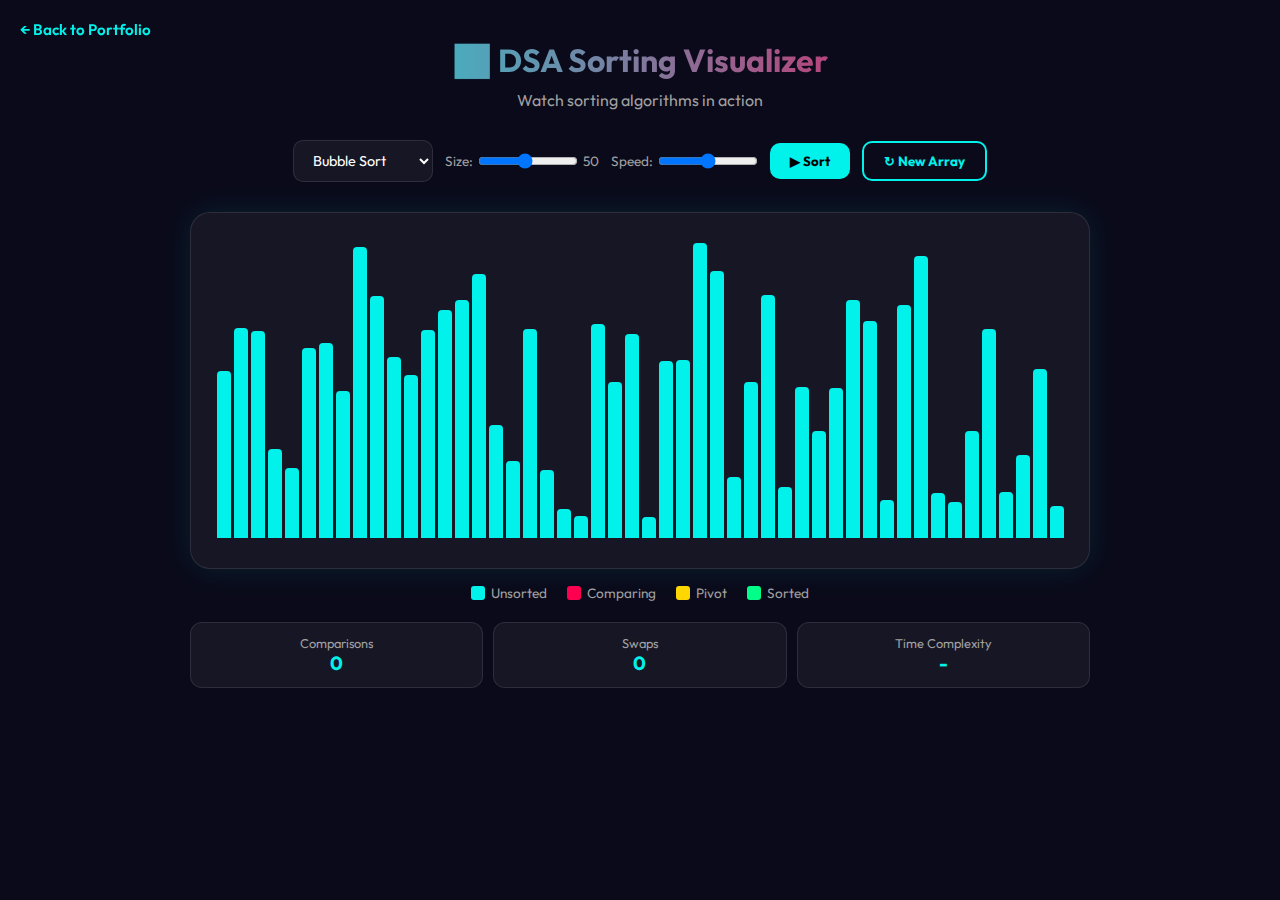
<file: projects/dsa-sorting-visualizer/index.html>
<!DOCTYPE html>
<html lang="en">
<head>
    <meta charset="UTF-8">
    <meta name="viewport" content="width=device-width, initial-scale=1.0">
    <title>DSA Sorting Visualizer | Harsh Rathod</title>
    <link rel="preconnect" href="https://fonts.googleapis.com">
    <link href="https://fonts.googleapis.com/css2?family=Outfit:wght@300;400;600;700&display=swap" rel="stylesheet">
    <link rel="stylesheet" href="style.css">
</head>
<body>
    <a href="https://harsh-rathod.netlify.app/" class="back-link">&larr; Back to Portfolio</a>
    <div class="container">
        <h1>📊 DSA Sorting Visualizer</h1>
        <p class="subtitle">Watch sorting algorithms in action</p>

        <div class="controls">
            <select id="algorithm">
                <option value="bubble">Bubble Sort</option>
                <option value="selection">Selection Sort</option>
                <option value="insertion">Insertion Sort</option>
                <option value="merge">Merge Sort</option>
                <option value="quick">Quick Sort</option>
            </select>
            <label class="slider-label">Size:
                <input type="range" id="sizeSlider" min="10" max="100" value="50">
                <span id="sizeLabel">50</span>
            </label>
            <label class="slider-label">Speed:
                <input type="range" id="speedSlider" min="1" max="100" value="50">
            </label>
            <button onclick="startSort()" id="startBtn">▶ Sort</button>
            <button class="reset" onclick="generateArray()">↻ New Array</button>
        </div>

        <div class="visualizer" id="visualizer"></div>

        <div class="legend">
            <div class="legend-item"><div class="legend-color unsorted"></div> Unsorted</div>
            <div class="legend-item"><div class="legend-color comparing"></div> Comparing</div>
            <div class="legend-item"><div class="legend-color pivot"></div> Pivot</div>
            <div class="legend-item"><div class="legend-color sorted"></div> Sorted</div>
        </div>

        <div class="info">
            <div class="info-item">
                <p class="info-label">Comparisons</p>
                <p class="info-value" id="comparisons">0</p>
            </div>
            <div class="info-item">
                <p class="info-label">Swaps</p>
                <p class="info-value" id="swaps">0</p>
            </div>
            <div class="info-item">
                <p class="info-label">Time Complexity</p>
                <p class="info-value" id="timeComplexity">-</p>
            </div>
        </div>
    </div>

    <script src="script.js"></script>
</body>
</html>
</file>
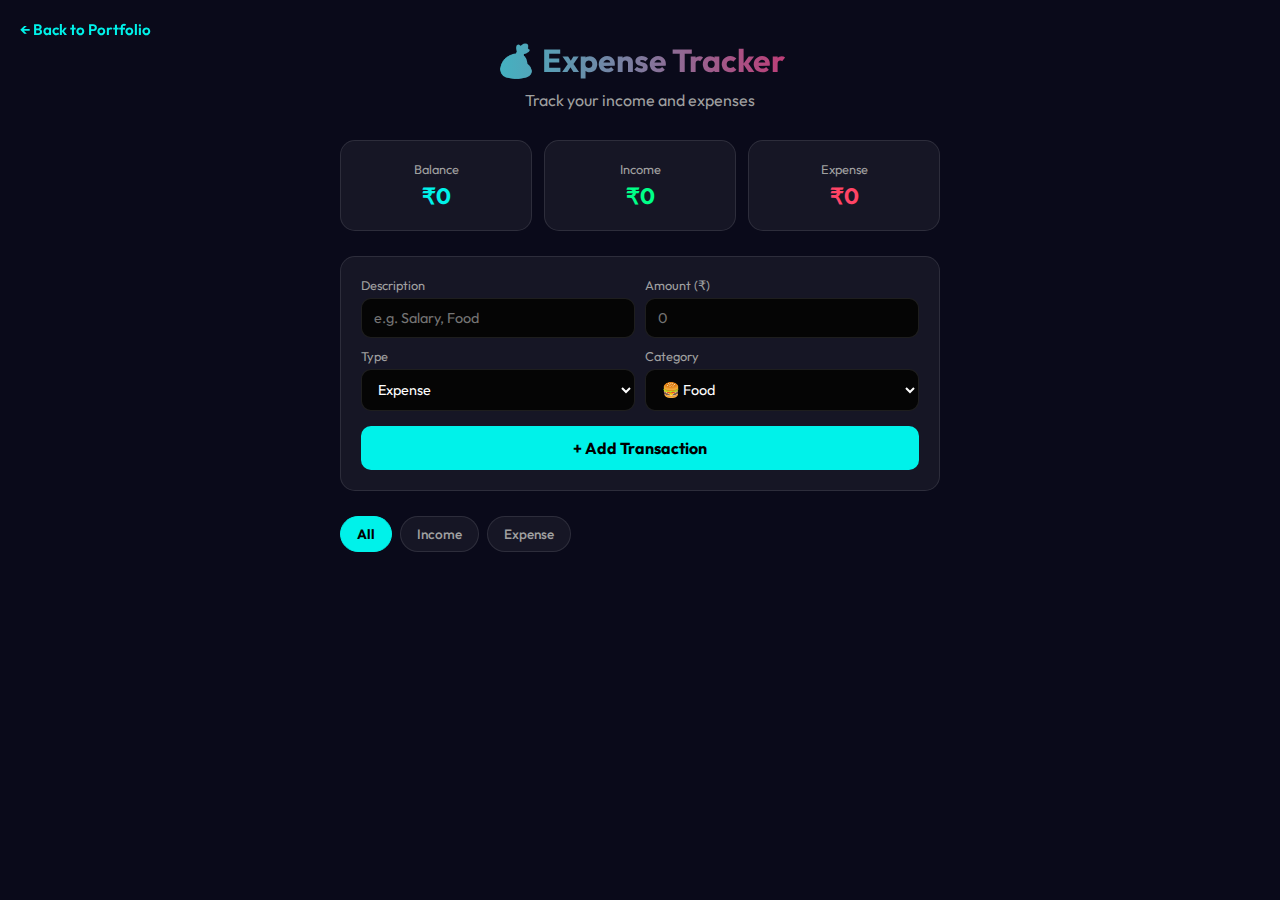
<file: projects/expense-tracker/index.html>
<!DOCTYPE html>
<html lang="en">
<head>
    <meta charset="UTF-8">
    <meta name="viewport" content="width=device-width, initial-scale=1.0">
    <title>Expense Tracker | Harsh Rathod</title>
    <link rel="preconnect" href="https://fonts.googleapis.com">
    <link href="https://fonts.googleapis.com/css2?family=Outfit:wght@300;400;600;700&display=swap" rel="stylesheet">
    <link rel="stylesheet" href="style.css">
</head>
<body>
    <a href="https://harsh-rathod.netlify.app/" class="back-link">&larr; Back to Portfolio</a>
    <div class="container">
        <h1>💰 Expense Tracker</h1>
        <p class="subtitle">Track your income and expenses</p>

        <!-- Summary -->
        <div class="summary">
            <div class="summary-card">
                <p class="summary-label">Balance</p>
                <p class="summary-value balance" id="balance">₹0</p>
            </div>
            <div class="summary-card">
                <p class="summary-label">Income</p>
                <p class="summary-value income" id="totalIncome">₹0</p>
            </div>
            <div class="summary-card">
                <p class="summary-label">Expense</p>
                <p class="summary-value expense" id="totalExpense">₹0</p>
            </div>
        </div>

        <!-- Add Transaction Form -->
        <div class="add-form">
            <div class="form-row">
                <div class="form-group">
                    <label>Description</label>
                    <input type="text" id="desc" placeholder="e.g. Salary, Food">
                </div>
                <div class="form-group">
                    <label>Amount (₹)</label>
                    <input type="number" id="amount" placeholder="0" min="0">
                </div>
            </div>
            <div class="form-row" style="margin-top: 10px;">
                <div class="form-group">
                    <label>Type</label>
                    <select id="type">
                        <option value="expense">Expense</option>
                        <option value="income">Income</option>
                    </select>
                </div>
                <div class="form-group">
                    <label>Category</label>
                    <select id="category">
                        <option value="food">🍔 Food</option>
                        <option value="transport">🚗 Transport</option>
                        <option value="shopping">🛒 Shopping</option>
                        <option value="bills">📱 Bills</option>
                        <option value="entertainment">🎮 Entertainment</option>
                        <option value="health">💊 Health</option>
                        <option value="education">📚 Education</option>
                        <option value="salary">💼 Salary</option>
                        <option value="freelance">💻 Freelance</option>
                        <option value="other">📦 Other</option>
                    </select>
                </div>
            </div>
            <button class="add-btn" onclick="addTransaction()">+ Add Transaction</button>
        </div>

        <!-- Filter -->
        <div class="filter-bar">
            <button class="filter-btn active" onclick="setFilter('all', this)">All</button>
            <button class="filter-btn" onclick="setFilter('income', this)">Income</button>
            <button class="filter-btn" onclick="setFilter('expense', this)">Expense</button>
        </div>

        <!-- Transactions -->
        <div class="transactions" id="transactionsList"></div>
    </div>

    <script src="script.js"></script>
</body>
</html>
</file>
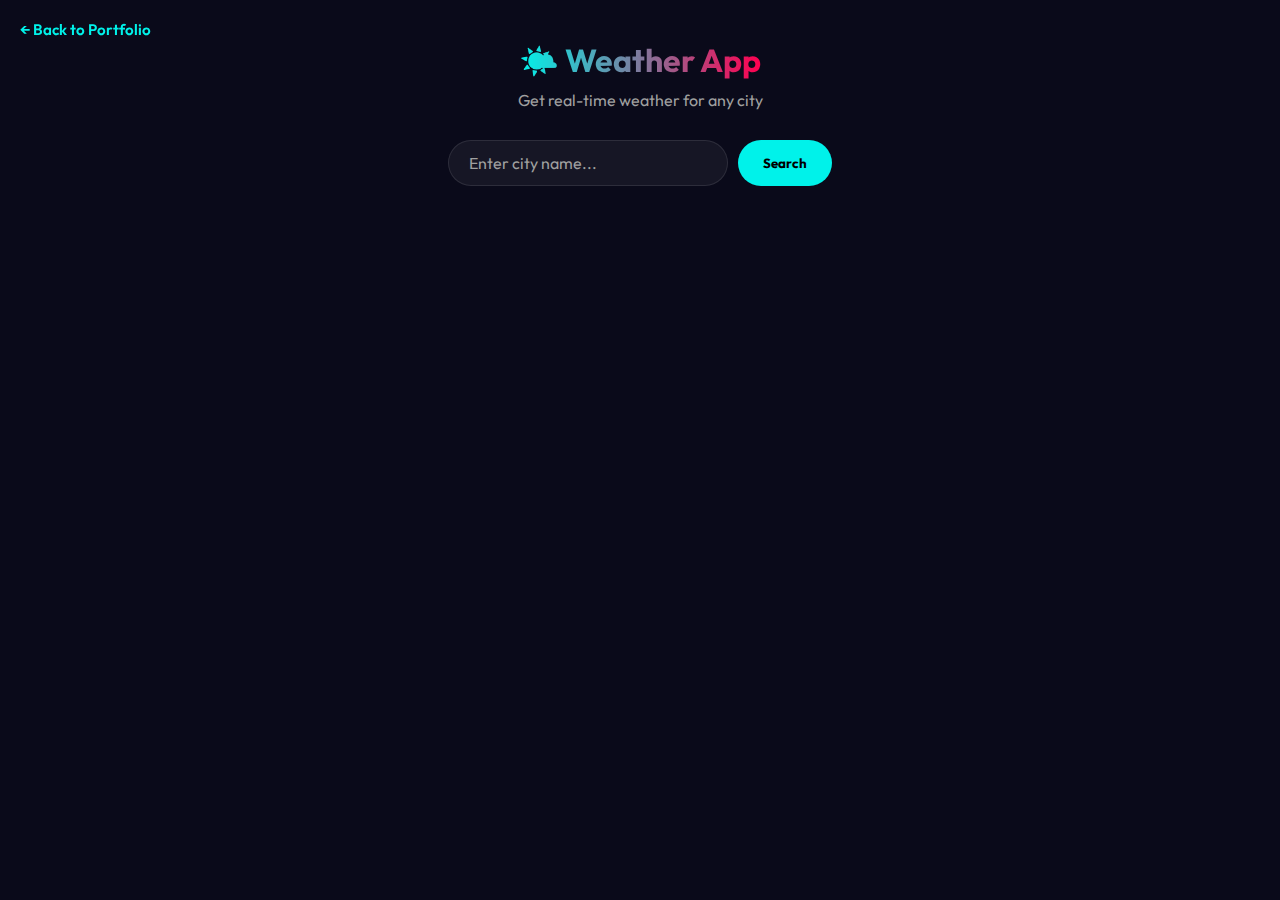
<file: projects/weather-app/index.html>
<!DOCTYPE html>
<html lang="en">
<head>
    <meta charset="UTF-8">
    <meta name="viewport" content="width=device-width, initial-scale=1.0">
    <title>Weather App | Harsh Rathod</title>
    <link rel="preconnect" href="https://fonts.googleapis.com">
    <link href="https://fonts.googleapis.com/css2?family=Outfit:wght@300;400;600;700&display=swap" rel="stylesheet">
    <link rel="stylesheet" href="style.css">
</head>
<body>
    <a href="https://harsh-rathod.netlify.app/" class="back-link">&larr; Back to Portfolio</a>
    <h1>🌤️ Weather App</h1>
    <p class="subtitle">Get real-time weather for any city</p>

    <div class="search-box">
        <input type="text" id="cityInput" placeholder="Enter city name..." onkeypress="if(event.key==='Enter')getWeather()">
        <button onclick="getWeather()">Search</button>
    </div>

    <div class="loading" id="loading">Loading...</div>
    <div class="error" id="error"></div>

    <div class="weather-card" id="weatherCard">
        <p class="city-name" id="cityName"></p>
        <div class="weather-icon" id="weatherIcon"></div>
        <p class="temperature" id="temperature"></p>
        <p class="description" id="description"></p>
        <div class="details">
            <div class="detail-item">
                <p class="detail-label">Feels Like</p>
                <p class="detail-value" id="feelsLike"></p>
            </div>
            <div class="detail-item">
                <p class="detail-label">Humidity</p>
                <p class="detail-value" id="humidity"></p>
            </div>
            <div class="detail-item">
                <p class="detail-label">Wind Speed</p>
                <p class="detail-value" id="wind"></p>
            </div>
            <div class="detail-item">
                <p class="detail-label">Pressure</p>
                <p class="detail-value" id="pressure"></p>
            </div>
        </div>
    </div>

    <script src="script.js"></script>
</body>
</html>
</file>
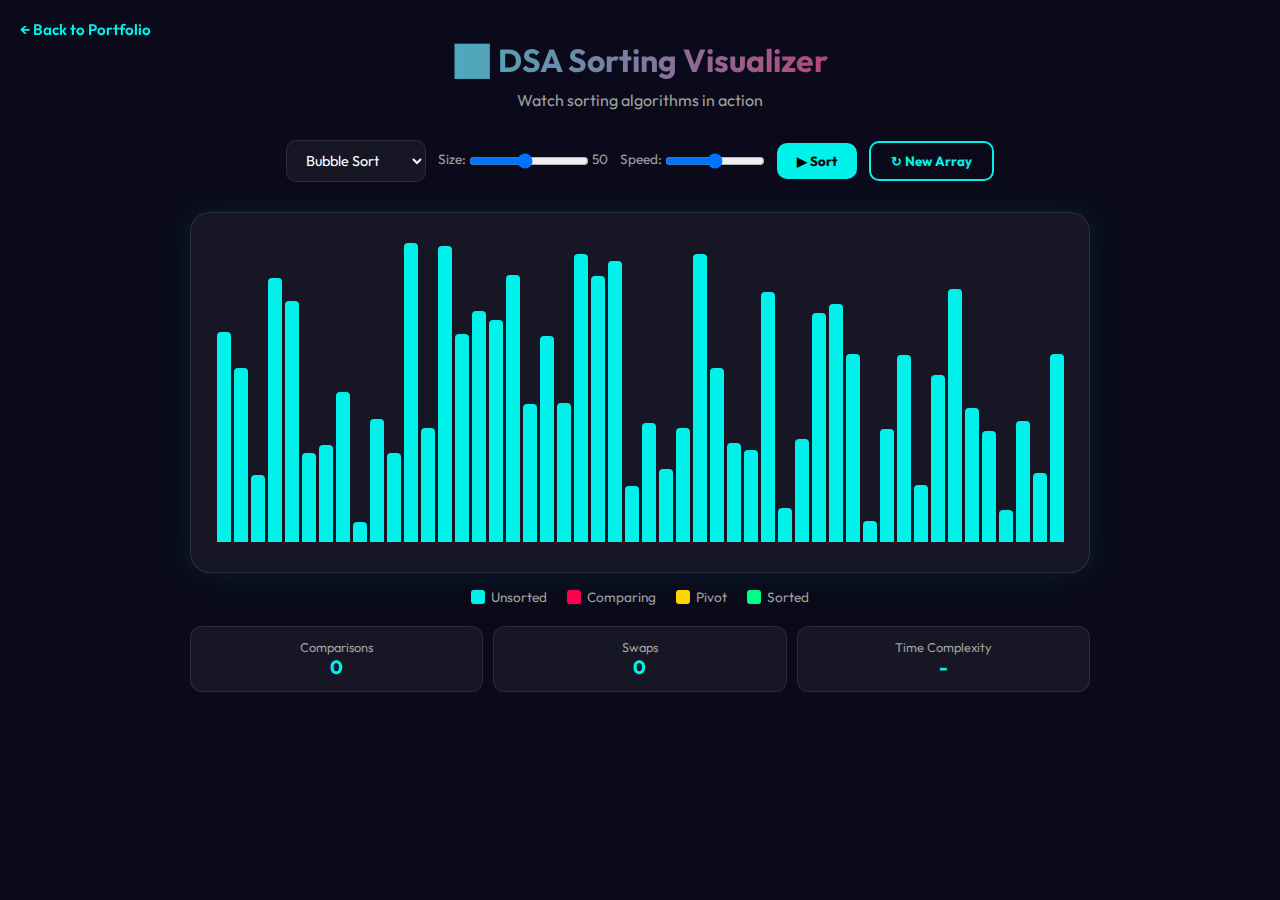
<file: projects/dsa-visualizer.html>
<!DOCTYPE html>
<html lang="en">
<head>
    <meta charset="UTF-8">
    <meta name="viewport" content="width=device-width, initial-scale=1.0">
    <title>DSA Visualizer | Harsh Rathod</title>
    <link href="https://fonts.googleapis.com/css2?family=Outfit:wght@300;400;600;700&display=swap" rel="stylesheet">
    <style>
        :root {
            --primary: #00f2ea;
            --secondary: #ff0050;
            --bg-dark: #050505;
            --glass-bg: rgba(255,255,255,0.05);
            --glass-border: rgba(255,255,255,0.1);
            --text-main: #fff;
            --text-muted: #a0a0a0;
        }
        * { margin:0; padding:0; box-sizing:border-box; font-family:'Outfit',sans-serif; }
        body { background:#0a0a1a; color:var(--text-main); min-height:100vh; padding:40px 20px; }
        .container { max-width:900px; margin:0 auto; }
        h1 { font-size:2rem; text-align:center; margin-bottom:10px; background:linear-gradient(to right,var(--primary),var(--secondary)); -webkit-background-clip:text; background-clip:text; -webkit-text-fill-color:transparent; }
        .subtitle { text-align:center; color:var(--text-muted); margin-bottom:30px; }
        .controls { display:flex; flex-wrap:wrap; gap:12px; justify-content:center; margin-bottom:30px; align-items:center; }
        .controls select, .controls input { background:var(--glass-bg); border:1px solid var(--glass-border); border-radius:10px; padding:10px 15px; color:#fff; font-size:0.9rem; outline:none; }
        .controls select:focus, .controls input:focus { border-color:var(--primary); }
        .controls button { background:var(--primary); color:#000; border:none; border-radius:10px; padding:10px 20px; font-weight:700; cursor:pointer; transition:all 0.3s; }
        .controls button:hover { background:var(--secondary); color:#fff; }
        .controls button:disabled { opacity:0.4; cursor:not-allowed; }
        .controls button.reset { background:transparent; border:2px solid var(--primary); color:var(--primary); }
        .controls button.reset:hover { background:var(--primary); color:#000; }
        .visualizer { background:var(--glass-bg); border:1px solid var(--glass-border); border-radius:20px; padding:30px 20px; min-height:350px; display:flex; align-items:flex-end; justify-content:center; gap:3px; box-shadow:0 0 30px rgba(0,242,234,0.1); }
        .bar { background:var(--primary); border-radius:4px 4px 0 0; transition:height 0.1s ease; min-width:4px; position:relative; }
        .bar.comparing { background:var(--secondary); }
        .bar.sorted { background:#00ff88; }
        .bar.pivot { background:#ffd700; }
        .info { display:flex; justify-content:space-between; margin-top:20px; flex-wrap:wrap; gap:10px; }
        .info-item { background:var(--glass-bg); border:1px solid var(--glass-border); border-radius:12px; padding:12px 20px; flex:1; min-width:120px; text-align:center; }
        .info-label { font-size:0.8rem; color:var(--text-muted); }
        .info-value { font-size:1.2rem; font-weight:700; color:var(--primary); }
        .legend { display:flex; gap:20px; justify-content:center; margin-top:15px; flex-wrap:wrap; }
        .legend-item { display:flex; align-items:center; gap:6px; font-size:0.85rem; color:var(--text-muted); }
        .legend-color { width:14px; height:14px; border-radius:3px; }
        .back-link { position:fixed; top:20px; left:20px; color:var(--primary); text-decoration:none; font-weight:600; font-size:0.95rem; z-index:10; }
        .back-link:hover { color:var(--secondary); }
        @media(max-width:600px) { .visualizer { padding:20px 10px; min-height:250px; } }
    </style>
</head>
<body>
    <a href="../index.html" class="back-link">&larr; Back to Portfolio</a>
    <div class="container">
        <h1>📊 DSA Sorting Visualizer</h1>
        <p class="subtitle">Watch sorting algorithms in action</p>

        <div class="controls">
            <select id="algorithm">
                <option value="bubble">Bubble Sort</option>
                <option value="selection">Selection Sort</option>
                <option value="insertion">Insertion Sort</option>
                <option value="merge">Merge Sort</option>
                <option value="quick">Quick Sort</option>
            </select>
            <label style="color:var(--text-muted);font-size:0.85rem;">Size:
                <input type="range" id="sizeSlider" min="10" max="100" value="50" style="width:120px;vertical-align:middle;">
                <span id="sizeLabel">50</span>
            </label>
            <label style="color:var(--text-muted);font-size:0.85rem;">Speed:
                <input type="range" id="speedSlider" min="1" max="100" value="50" style="width:100px;vertical-align:middle;">
            </label>
            <button onclick="startSort()" id="startBtn">▶ Sort</button>
            <button class="reset" onclick="generateArray()">↻ New Array</button>
        </div>

        <div class="visualizer" id="visualizer"></div>

        <div class="legend">
            <div class="legend-item"><div class="legend-color" style="background:var(--primary)"></div> Unsorted</div>
            <div class="legend-item"><div class="legend-color" style="background:var(--secondary)"></div> Comparing</div>
            <div class="legend-item"><div class="legend-color" style="background:#ffd700"></div> Pivot</div>
            <div class="legend-item"><div class="legend-color" style="background:#00ff88"></div> Sorted</div>
        </div>

        <div class="info">
            <div class="info-item">
                <p class="info-label">Comparisons</p>
                <p class="info-value" id="comparisons">0</p>
            </div>
            <div class="info-item">
                <p class="info-label">Swaps</p>
                <p class="info-value" id="swaps">0</p>
            </div>
            <div class="info-item">
                <p class="info-label">Time Complexity</p>
                <p class="info-value" id="timeComplexity">-</p>
            </div>
        </div>
    </div>

    <script>
        let array = [];
        let sorting = false;
        let comparisons = 0;
        let swapCount = 0;

        const complexities = {
            bubble: 'O(n²)', selection: 'O(n²)', insertion: 'O(n²)',
            merge: 'O(n log n)', quick: 'O(n log n)'
        };

        const sizeSlider = document.getElementById('sizeSlider');
        const sizeLabel = document.getElementById('sizeLabel');
        sizeSlider.addEventListener('input', () => { sizeLabel.textContent = sizeSlider.value; if(!sorting) generateArray(); });

        function getDelay() { return Math.max(1, 101 - document.getElementById('speedSlider').value); }

        function generateArray() {
            if (sorting) return;
            const size = parseInt(sizeSlider.value);
            array = Array.from({length: size}, () => Math.floor(Math.random() * 280) + 20);
            comparisons = 0; swapCount = 0;
            document.getElementById('comparisons').textContent = '0';
            document.getElementById('swaps').textContent = '0';
            document.getElementById('timeComplexity').textContent = '-';
            renderBars();
        }

        function renderBars(highlights = {}) {
            const viz = document.getElementById('visualizer');
            const barWidth = Math.max(4, Math.floor((viz.clientWidth - 40) / array.length) - 3);
            viz.innerHTML = array.map((val, i) => {
                let cls = 'bar';
                if (highlights.sorted && highlights.sorted.includes(i)) cls += ' sorted';
                else if (highlights.comparing && highlights.comparing.includes(i)) cls += ' comparing';
                else if (highlights.pivot === i) cls += ' pivot';
                return `<div class="${cls}" style="height:${val}px;width:${barWidth}px"></div>`;
            }).join('');
        }

        function sleep(ms) { return new Promise(r => setTimeout(r, ms)); }

        function updateStats() {
            document.getElementById('comparisons').textContent = comparisons;
            document.getElementById('swaps').textContent = swapCount;
        }

        async function startSort() {
            if (sorting) return;
            sorting = true;
            comparisons = 0; swapCount = 0;
            const algo = document.getElementById('algorithm').value;
            document.getElementById('timeComplexity').textContent = complexities[algo];
            document.getElementById('startBtn').disabled = true;

            switch(algo) {
                case 'bubble': await bubbleSort(); break;
                case 'selection': await selectionSort(); break;
                case 'insertion': await insertionSort(); break;
                case 'merge': await mergeSortWrapper(); break;
                case 'quick': await quickSortWrapper(); break;
            }

            // Final sweep
            for (let i = 0; i < array.length; i++) {
                renderBars({sorted: Array.from({length: i+1}, (_,k) => k)});
                await sleep(10);
            }

            sorting = false;
            document.getElementById('startBtn').disabled = false;
        }

        async function bubbleSort() {
            const n = array.length;
            for (let i = 0; i < n-1; i++) {
                for (let j = 0; j < n-i-1; j++) {
                    comparisons++;
                    renderBars({comparing: [j, j+1], sorted: Array.from({length: i}, (_,k) => n-1-k)});
                    updateStats();
                    await sleep(getDelay());
                    if (array[j] > array[j+1]) {
                        [array[j], array[j+1]] = [array[j+1], array[j]];
                        swapCount++;
                        updateStats();
                    }
                }
            }
        }

        async function selectionSort() {
            const n = array.length;
            for (let i = 0; i < n-1; i++) {
                let minIdx = i;
                for (let j = i+1; j < n; j++) {
                    comparisons++;
                    renderBars({comparing: [minIdx, j], sorted: Array.from({length: i}, (_,k) => k)});
                    updateStats();
                    await sleep(getDelay());
                    if (array[j] < array[minIdx]) minIdx = j;
                }
                if (minIdx !== i) {
                    [array[i], array[minIdx]] = [array[minIdx], array[i]];
                    swapCount++;
                    updateStats();
                }
            }
        }

        async function insertionSort() {
            const n = array.length;
            for (let i = 1; i < n; i++) {
                let key = array[i], j = i - 1;
                while (j >= 0 && array[j] > key) {
                    comparisons++;
                    renderBars({comparing: [j, j+1], sorted: Array.from({length: 0})});
                    updateStats();
                    await sleep(getDelay());
                    array[j+1] = array[j];
                    swapCount++;
                    j--;
                }
                comparisons++;
                array[j+1] = key;
                updateStats();
            }
        }

        async function mergeSortWrapper() {
            await mergeSort(0, array.length - 1);
        }

        async function mergeSort(l, r) {
            if (l >= r) return;
            const mid = Math.floor((l + r) / 2);
            await mergeSort(l, mid);
            await mergeSort(mid + 1, r);
            await merge(l, mid, r);
        }

        async function merge(l, mid, r) {
            let left = array.slice(l, mid + 1);
            let right = array.slice(mid + 1, r + 1);
            let i = 0, j = 0, k = l;
            while (i < left.length && j < right.length) {
                comparisons++;
                renderBars({comparing: [l + i, mid + 1 + j]});
                updateStats();
                await sleep(getDelay());
                if (left[i] <= right[j]) { array[k++] = left[i++]; }
                else { array[k++] = right[j++]; swapCount++; }
            }
            while (i < left.length) { array[k++] = left[i++]; await sleep(getDelay()); renderBars({}); }
            while (j < right.length) { array[k++] = right[j++]; await sleep(getDelay()); renderBars({}); }
        }

        async function quickSortWrapper() {
            await quickSort(0, array.length - 1);
        }

        async function quickSort(low, high) {
            if (low < high) {
                let pi = await partition(low, high);
                await quickSort(low, pi - 1);
                await quickSort(pi + 1, high);
            }
        }

        async function partition(low, high) {
            let pivot = array[high];
            let i = low - 1;
            for (let j = low; j < high; j++) {
                comparisons++;
                renderBars({comparing: [j], pivot: high});
                updateStats();
                await sleep(getDelay());
                if (array[j] < pivot) {
                    i++;
                    [array[i], array[j]] = [array[j], array[i]];
                    swapCount++;
                    updateStats();
                }
            }
            [array[i+1], array[high]] = [array[high], array[i+1]];
            swapCount++;
            updateStats();
            return i + 1;
        }

        generateArray();
    </script>
</body>
</html>
</file>
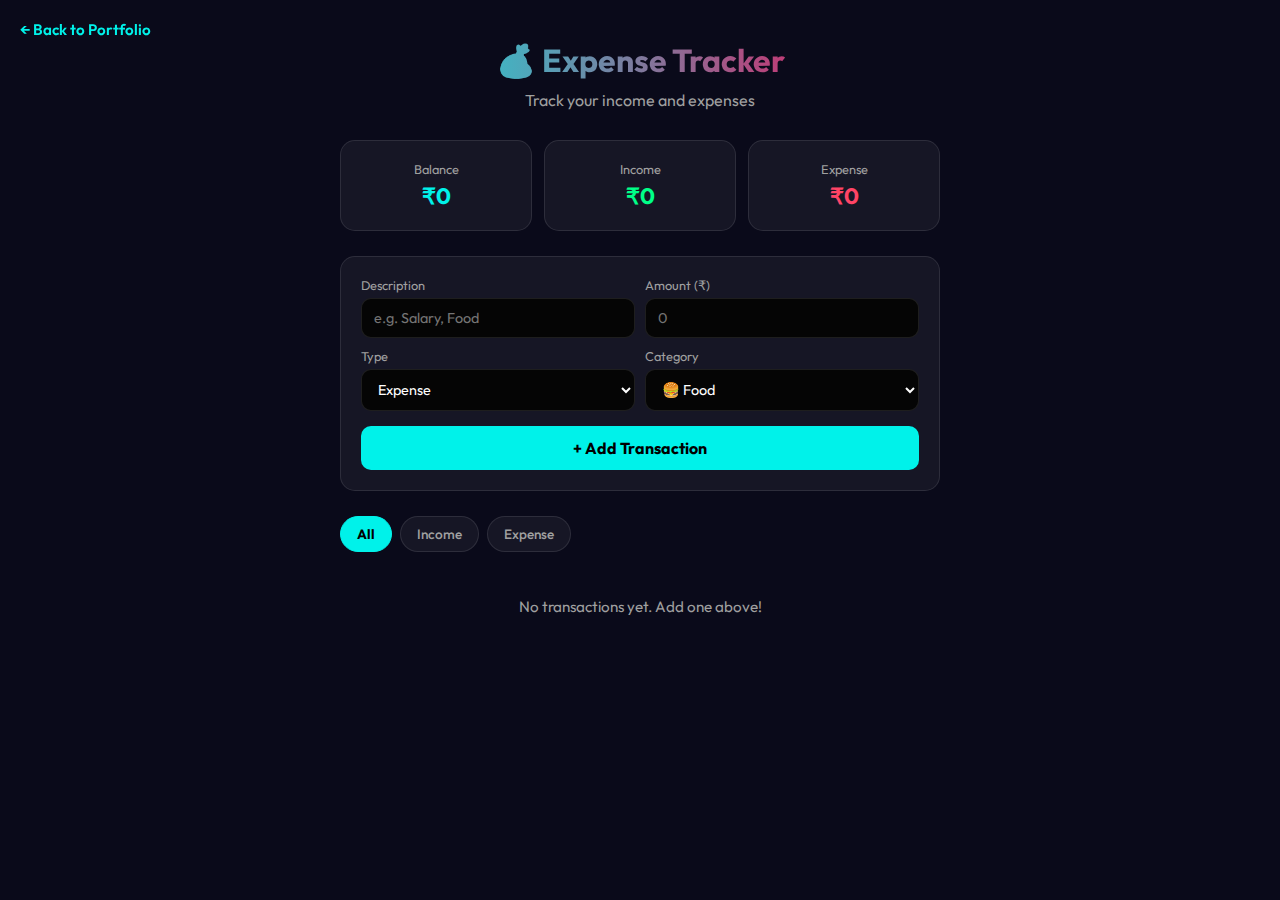
<file: projects/expense-tracker.html>
<!DOCTYPE html>
<html lang="en">
<head>
    <meta charset="UTF-8">
    <meta name="viewport" content="width=device-width, initial-scale=1.0">
    <title>Expense Tracker | Harsh Rathod</title>
    <link href="https://fonts.googleapis.com/css2?family=Outfit:wght@300;400;600;700&display=swap" rel="stylesheet">
    <style>
        :root {
            --primary: #00f2ea;
            --secondary: #ff0050;
            --bg-dark: #050505;
            --glass-bg: rgba(255,255,255,0.05);
            --glass-border: rgba(255,255,255,0.1);
            --text-main: #fff;
            --text-muted: #a0a0a0;
            --green: #00ff88;
            --red: #ff4466;
        }
        * { margin:0; padding:0; box-sizing:border-box; font-family:'Outfit',sans-serif; }
        body { background:#0a0a1a; color:var(--text-main); min-height:100vh; padding:40px 20px; }
        .container { max-width:600px; margin:0 auto; }
        h1 { font-size:2rem; text-align:center; margin-bottom:10px; background:linear-gradient(to right,var(--primary),var(--secondary)); -webkit-background-clip:text; background-clip:text; -webkit-text-fill-color:transparent; }
        .subtitle { text-align:center; color:var(--text-muted); margin-bottom:30px; }

        /* Summary Cards */
        .summary { display:grid; grid-template-columns:1fr 1fr 1fr; gap:12px; margin-bottom:25px; }
        .summary-card { background:var(--glass-bg); border:1px solid var(--glass-border); border-radius:15px; padding:20px; text-align:center; }
        .summary-label { font-size:0.8rem; color:var(--text-muted); margin-bottom:5px; }
        .summary-value { font-size:1.4rem; font-weight:700; }
        .summary-value.income { color:var(--green); }
        .summary-value.expense { color:var(--red); }
        .summary-value.balance { color:var(--primary); }

        /* Form */
        .add-form { background:var(--glass-bg); border:1px solid var(--glass-border); border-radius:15px; padding:20px; margin-bottom:25px; }
        .form-row { display:flex; gap:10px; flex-wrap:wrap; }
        .form-group { flex:1; min-width:120px; display:flex; flex-direction:column; gap:5px; }
        .form-group label { font-size:0.8rem; color:var(--text-muted); }
        .form-group input, .form-group select { background:var(--bg-dark); border:1px solid var(--glass-border); border-radius:10px; padding:10px 12px; color:#fff; font-size:0.9rem; outline:none; }
        .form-group input:focus, .form-group select:focus { border-color:var(--primary); }
        .add-btn { width:100%; margin-top:15px; background:var(--primary); color:#000; border:none; border-radius:10px; padding:12px; font-weight:700; font-size:1rem; cursor:pointer; transition:background 0.3s; }
        .add-btn:hover { background:var(--secondary); color:#fff; }

        /* Filter */
        .filter-bar { display:flex; gap:8px; margin-bottom:15px; flex-wrap:wrap; }
        .filter-btn { background:var(--glass-bg); border:1px solid var(--glass-border); border-radius:20px; padding:8px 16px; color:var(--text-muted); font-size:0.85rem; cursor:pointer; transition:all 0.3s; font-weight:500; }
        .filter-btn.active { background:var(--primary); color:#000; border-color:var(--primary); font-weight:700; }
        .filter-btn:hover { border-color:var(--primary); }

        /* Transactions List */
        .transactions { display:flex; flex-direction:column; gap:10px; }
        .transaction { background:var(--glass-bg); border:1px solid var(--glass-border); border-radius:12px; padding:15px 18px; display:flex; justify-content:space-between; align-items:center; transition:transform 0.2s; }
        .transaction:hover { transform:translateX(5px); }
        .tx-left { display:flex; align-items:center; gap:12px; }
        .tx-icon { font-size:1.5rem; width:40px; height:40px; display:flex; align-items:center; justify-content:center; background:rgba(255,255,255,0.03); border-radius:10px; }
        .tx-info h4 { font-size:0.95rem; margin-bottom:3px; }
        .tx-info p { font-size:0.8rem; color:var(--text-muted); }
        .tx-right { display:flex; align-items:center; gap:12px; }
        .tx-amount { font-size:1.05rem; font-weight:700; }
        .tx-amount.income { color:var(--green); }
        .tx-amount.expense { color:var(--red); }
        .delete-btn { background:none; border:none; color:var(--text-muted); cursor:pointer; font-size:1.1rem; transition:color 0.2s; padding:5px; }
        .delete-btn:hover { color:var(--red); }
        .no-transactions { text-align:center; color:var(--text-muted); padding:30px; font-size:0.95rem; }
        .back-link { position:fixed; top:20px; left:20px; color:var(--primary); text-decoration:none; font-weight:600; font-size:0.95rem; z-index:10; }
        .back-link:hover { color:var(--secondary); }
        @media(max-width:500px) { .summary { grid-template-columns:1fr; } .form-row { flex-direction:column; } }
    </style>
</head>
<body>
    <a href="../index.html" class="back-link">&larr; Back to Portfolio</a>
    <div class="container">
        <h1>💰 Expense Tracker</h1>
        <p class="subtitle">Track your income and expenses</p>

        <!-- Summary -->
        <div class="summary">
            <div class="summary-card">
                <p class="summary-label">Balance</p>
                <p class="summary-value balance" id="balance">₹0</p>
            </div>
            <div class="summary-card">
                <p class="summary-label">Income</p>
                <p class="summary-value income" id="totalIncome">₹0</p>
            </div>
            <div class="summary-card">
                <p class="summary-label">Expense</p>
                <p class="summary-value expense" id="totalExpense">₹0</p>
            </div>
        </div>

        <!-- Add Transaction Form -->
        <div class="add-form">
            <div class="form-row">
                <div class="form-group">
                    <label>Description</label>
                    <input type="text" id="desc" placeholder="e.g. Salary, Food">
                </div>
                <div class="form-group">
                    <label>Amount (₹)</label>
                    <input type="number" id="amount" placeholder="0" min="0">
                </div>
            </div>
            <div class="form-row" style="margin-top:10px;">
                <div class="form-group">
                    <label>Type</label>
                    <select id="type">
                        <option value="expense">Expense</option>
                        <option value="income">Income</option>
                    </select>
                </div>
                <div class="form-group">
                    <label>Category</label>
                    <select id="category">
                        <option value="food">🍔 Food</option>
                        <option value="transport">🚗 Transport</option>
                        <option value="shopping">🛒 Shopping</option>
                        <option value="bills">📱 Bills</option>
                        <option value="entertainment">🎮 Entertainment</option>
                        <option value="health">💊 Health</option>
                        <option value="education">📚 Education</option>
                        <option value="salary">💼 Salary</option>
                        <option value="freelance">💻 Freelance</option>
                        <option value="other">📦 Other</option>
                    </select>
                </div>
            </div>
            <button class="add-btn" onclick="addTransaction()">+ Add Transaction</button>
        </div>

        <!-- Filter -->
        <div class="filter-bar">
            <button class="filter-btn active" onclick="setFilter('all',this)">All</button>
            <button class="filter-btn" onclick="setFilter('income',this)">Income</button>
            <button class="filter-btn" onclick="setFilter('expense',this)">Expense</button>
        </div>

        <!-- Transactions -->
        <div class="transactions" id="transactionsList"></div>
    </div>

    <script>
        let transactions = JSON.parse(localStorage.getItem('expenses_tracker') || '[]');
        let currentFilter = 'all';

        const categoryIcons = {
            food:'🍔', transport:'🚗', shopping:'🛒', bills:'📱',
            entertainment:'🎮', health:'💊', education:'📚',
            salary:'💼', freelance:'💻', other:'📦'
        };

        function save() { localStorage.setItem('expenses_tracker', JSON.stringify(transactions)); }

        function updateSummary() {
            const income = transactions.filter(t=>t.type==='income').reduce((s,t)=>s+t.amount,0);
            const expense = transactions.filter(t=>t.type==='expense').reduce((s,t)=>s+t.amount,0);
            document.getElementById('totalIncome').textContent = `₹${income.toLocaleString('en-IN')}`;
            document.getElementById('totalExpense').textContent = `₹${expense.toLocaleString('en-IN')}`;
            document.getElementById('balance').textContent = `₹${(income-expense).toLocaleString('en-IN')}`;
        }

        function renderTransactions() {
            const list = document.getElementById('transactionsList');
            const filtered = currentFilter === 'all' ? transactions : transactions.filter(t=>t.type===currentFilter);

            if (filtered.length === 0) {
                list.innerHTML = '<div class="no-transactions">No transactions yet. Add one above!</div>';
                return;
            }

            list.innerHTML = filtered.map((t, i) => `
                <div class="transaction">
                    <div class="tx-left">
                        <div class="tx-icon">${categoryIcons[t.category]||'📦'}</div>
                        <div class="tx-info">
                            <h4>${t.desc}</h4>
                            <p>${t.category} • ${t.date}</p>
                        </div>
                    </div>
                    <div class="tx-right">
                        <span class="tx-amount ${t.type}">${t.type==='income'?'+':'-'}₹${t.amount.toLocaleString('en-IN')}</span>
                        <button class="delete-btn" onclick="deleteTransaction(${transactions.indexOf(t)})" title="Delete">✕</button>
                    </div>
                </div>
            `).join('');
        }

        function addTransaction() {
            const desc = document.getElementById('desc').value.trim();
            const amount = parseFloat(document.getElementById('amount').value);
            const type = document.getElementById('type').value;
            const category = document.getElementById('category').value;

            if (!desc || !amount || amount <= 0) { alert('Please enter a valid description and amount.'); return; }

            const date = new Date().toLocaleDateString('en-IN', {day:'numeric', month:'short', year:'numeric'});
            transactions.unshift({ desc, amount, type, category, date });
            save();
            updateSummary();
            renderTransactions();

            document.getElementById('desc').value = '';
            document.getElementById('amount').value = '';
        }

        function deleteTransaction(index) {
            transactions.splice(index, 1);
            save();
            updateSummary();
            renderTransactions();
        }

        function setFilter(filter, btn) {
            currentFilter = filter;
            document.querySelectorAll('.filter-btn').forEach(b => b.classList.remove('active'));
            btn.classList.add('active');
            renderTransactions();
        }

        updateSummary();
        renderTransactions();
    </script>
</body>
</html>
</file>
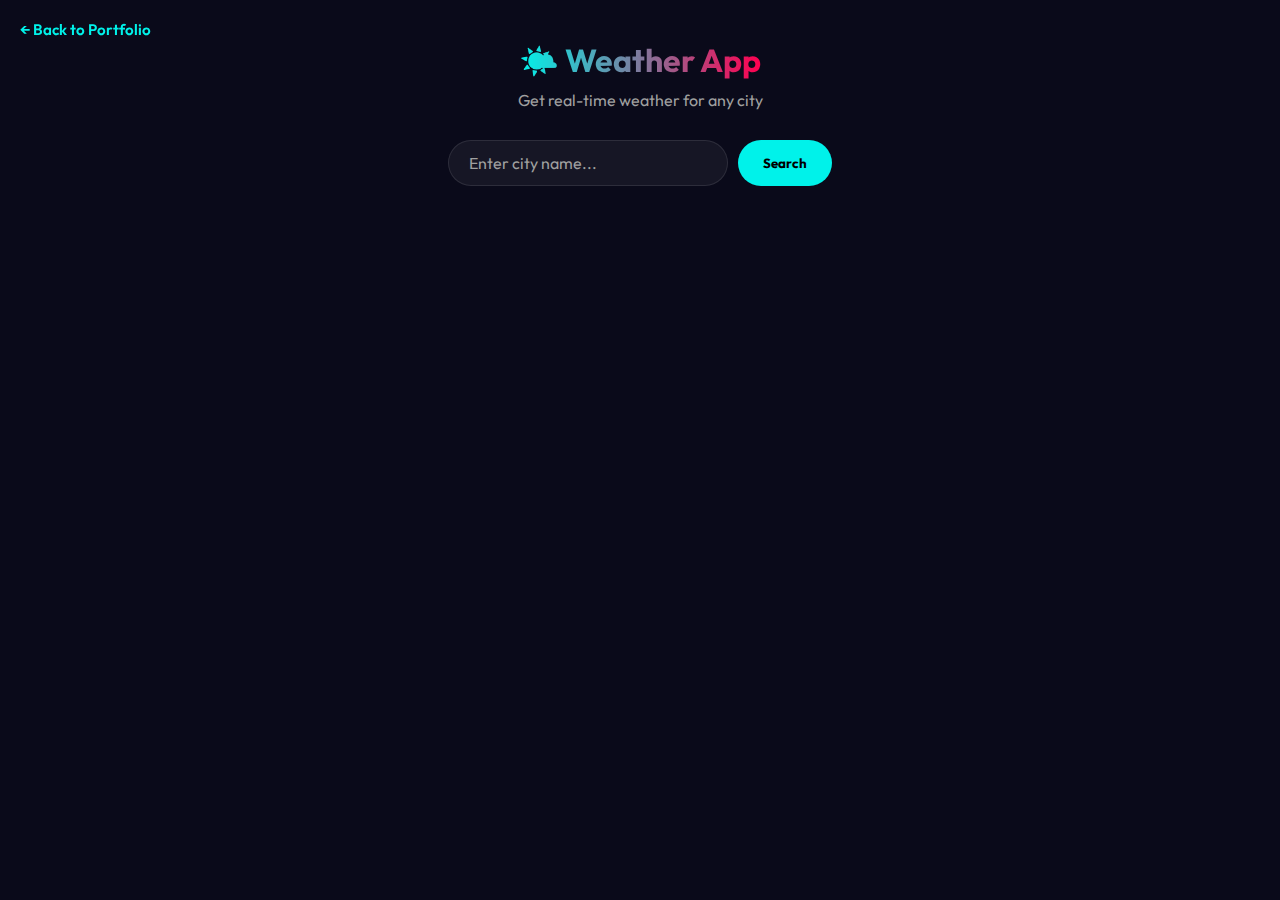
<file: projects/weather-app.html>
<!DOCTYPE html>
<html lang="en">
<head>
    <meta charset="UTF-8">
    <meta name="viewport" content="width=device-width, initial-scale=1.0">
    <title>Weather App | Harsh Rathod</title>
    <link rel="preconnect" href="https://fonts.googleapis.com">
    <link href="https://fonts.googleapis.com/css2?family=Outfit:wght@300;400;600;700&display=swap" rel="stylesheet">
    <style>
        :root {
            --primary: #00f2ea;
            --secondary: #ff0050;
            --bg-dark: #050505;
            --glass-bg: rgba(255,255,255,0.05);
            --glass-border: rgba(255,255,255,0.1);
            --text-main: #fff;
            --text-muted: #a0a0a0;
        }
        * { margin:0; padding:0; box-sizing:border-box; font-family:'Outfit',sans-serif; }
        body { background: #0a0a1a; color: var(--text-main); min-height:100vh; display:flex; flex-direction:column; align-items:center; padding:40px 20px; }
        h1 { font-size:2rem; margin-bottom:10px; background:linear-gradient(to right,var(--primary),var(--secondary)); -webkit-background-clip:text; background-clip:text; -webkit-text-fill-color:transparent; }
        .subtitle { color:var(--text-muted); margin-bottom:30px; }
        .search-box { display:flex; gap:10px; margin-bottom:30px; flex-wrap:wrap; justify-content:center; }
        .search-box input { background:var(--glass-bg); border:1px solid var(--glass-border); border-radius:30px; padding:12px 20px; color:#fff; font-size:1rem; width:280px; outline:none; }
        .search-box input::placeholder { color:var(--text-muted); }
        .search-box input:focus { border-color:var(--primary); box-shadow:0 0 10px rgba(0,242,234,0.3); }
        .search-box button { background:var(--primary); color:#000; border:none; border-radius:30px; padding:12px 25px; font-weight:700; cursor:pointer; transition:background 0.3s; }
        .search-box button:hover { background:var(--secondary); }
        .weather-card { background:var(--glass-bg); border:1px solid var(--glass-border); border-radius:20px; padding:40px; text-align:center; max-width:420px; width:100%; box-shadow:0 0 30px rgba(0,242,234,0.15); display:none; }
        .weather-card.show { display:block; animation:fadeIn 0.5s ease; }
        @keyframes fadeIn { from{opacity:0;transform:translateY(20px)} to{opacity:1;transform:translateY(0)} }
        .weather-icon { font-size:5rem; margin:10px 0; }
        .city-name { font-size:1.8rem; font-weight:700; color:var(--primary); }
        .temperature { font-size:3.5rem; font-weight:700; margin:10px 0; }
        .description { font-size:1.1rem; color:var(--text-muted); text-transform:capitalize; margin-bottom:20px; }
        .details { display:grid; grid-template-columns:1fr 1fr; gap:15px; margin-top:20px; }
        .detail-item { background:rgba(255,255,255,0.03); border:1px solid var(--glass-border); border-radius:12px; padding:15px; }
        .detail-label { font-size:0.8rem; color:var(--text-muted); margin-bottom:5px; }
        .detail-value { font-size:1.1rem; font-weight:600; }
        .error { color:var(--secondary); margin-top:20px; font-size:1rem; display:none; }
        .error.show { display:block; }
        .loading { display:none; margin-top:20px; color:var(--primary); }
        .loading.show { display:block; }
        .back-link { position:fixed; top:20px; left:20px; color:var(--primary); text-decoration:none; font-weight:600; font-size:0.95rem; }
        .back-link:hover { color:var(--secondary); }
    </style>
</head>
<body>
    <a href="../index.html" class="back-link">&larr; Back to Portfolio</a>
    <h1>🌤️ Weather App</h1>
    <p class="subtitle">Get real-time weather for any city</p>

    <div class="search-box">
        <input type="text" id="cityInput" placeholder="Enter city name..." onkeypress="if(event.key==='Enter')getWeather()">
        <button onclick="getWeather()">Search</button>
    </div>

    <div class="loading" id="loading">Loading...</div>
    <div class="error" id="error"></div>

    <div class="weather-card" id="weatherCard">
        <p class="city-name" id="cityName"></p>
        <div class="weather-icon" id="weatherIcon"></div>
        <p class="temperature" id="temperature"></p>
        <p class="description" id="description"></p>
        <div class="details">
            <div class="detail-item">
                <p class="detail-label">Feels Like</p>
                <p class="detail-value" id="feelsLike"></p>
            </div>
            <div class="detail-item">
                <p class="detail-label">Humidity</p>
                <p class="detail-value" id="humidity"></p>
            </div>
            <div class="detail-item">
                <p class="detail-label">Wind Speed</p>
                <p class="detail-value" id="wind"></p>
            </div>
            <div class="detail-item">
                <p class="detail-label">Pressure</p>
                <p class="detail-value" id="pressure"></p>
            </div>
        </div>
    </div>

    <script>
        const API_KEY = '4d8fb5b93d4af21d66a2948710284366';

        const weatherEmojis = {
            'Clear': '☀️', 'Clouds': '☁️', 'Rain': '🌧️', 'Drizzle': '🌦️',
            'Thunderstorm': '⛈️', 'Snow': '❄️', 'Mist': '🌫️', 'Smoke': '🌫️',
            'Haze': '🌫️', 'Dust': '🌫️', 'Fog': '🌫️', 'Tornado': '🌪️'
        };

        async function getWeather() {
            const city = document.getElementById('cityInput').value.trim();
            if (!city) return;

            const loading = document.getElementById('loading');
            const error = document.getElementById('error');
            const card = document.getElementById('weatherCard');

            loading.classList.add('show');
            error.classList.remove('show');
            card.classList.remove('show');

            try {
                const res = await fetch(`https://api.openweathermap.org/data/2.5/weather?q=${encodeURIComponent(city)}&appid=${API_KEY}&units=metric`);
                const data = await res.json();

                if (data.cod !== 200) {
                    throw new Error(data.message || 'City not found');
                }

                document.getElementById('cityName').textContent = `${data.name}, ${data.sys.country}`;
                document.getElementById('weatherIcon').textContent = weatherEmojis[data.weather[0].main] || '🌡️';
                document.getElementById('temperature').textContent = `${Math.round(data.main.temp)}°C`;
                document.getElementById('description').textContent = data.weather[0].description;
                document.getElementById('feelsLike').textContent = `${Math.round(data.main.feels_like)}°C`;
                document.getElementById('humidity').textContent = `${data.main.humidity}%`;
                document.getElementById('wind').textContent = `${data.wind.speed} m/s`;
                document.getElementById('pressure').textContent = `${data.main.pressure} hPa`;

                card.classList.add('show');
            } catch (err) {
                error.textContent = `❌ ${err.message}`;
                error.classList.add('show');
            } finally {
                loading.classList.remove('show');
            }
        }
    </script>
</body>
</html>
</file>
<file: projects/dsa-sorting-visualizer/style.css>
:root {
    --primary: #00f2ea;
    --secondary: #ff0050;
    --bg-dark: #050505;
    --glass-bg: rgba(255, 255, 255, 0.05);
    --glass-border: rgba(255, 255, 255, 0.1);
    --text-main: #fff;
    --text-muted: #a0a0a0;
}

* {
    margin: 0;
    padding: 0;
    box-sizing: border-box;
    font-family: 'Outfit', sans-serif;
}

body {
    background: #0a0a1a;
    color: var(--text-main);
    min-height: 100vh;
    padding: 40px 20px;
}

.container {
    max-width: 900px;
    margin: 0 auto;
}

h1 {
    font-size: 2rem;
    text-align: center;
    margin-bottom: 10px;
    background: linear-gradient(to right, var(--primary), var(--secondary));
    -webkit-background-clip: text;
    background-clip: text;
    -webkit-text-fill-color: transparent;
}

.subtitle {
    text-align: center;
    color: var(--text-muted);
    margin-bottom: 30px;
}

/* Controls */
.controls {
    display: flex;
    flex-wrap: wrap;
    gap: 12px;
    justify-content: center;
    margin-bottom: 30px;
    align-items: center;
}

.controls select,
.controls input {
    background: var(--glass-bg);
    border: 1px solid var(--glass-border);
    border-radius: 10px;
    padding: 10px 15px;
    color: #fff;
    font-size: 0.9rem;
    outline: none;
}

.controls select:focus,
.controls input:focus {
    border-color: var(--primary);
}

.slider-label {
    color: var(--text-muted);
    font-size: 0.85rem;
    display: flex;
    align-items: center;
    gap: 5px;
}

.slider-label input[type="range"] {
    width: 100px;
    vertical-align: middle;
}

.controls button {
    background: var(--primary);
    color: #000;
    border: none;
    border-radius: 10px;
    padding: 10px 20px;
    font-weight: 700;
    cursor: pointer;
    transition: all 0.3s;
}

.controls button:hover {
    background: var(--secondary);
    color: #fff;
}

.controls button:disabled {
    opacity: 0.4;
    cursor: not-allowed;
}

.controls button.reset {
    background: transparent;
    border: 2px solid var(--primary);
    color: var(--primary);
}

.controls button.reset:hover {
    background: var(--primary);
    color: #000;
}

/* Visualizer */
.visualizer {
    background: var(--glass-bg);
    border: 1px solid var(--glass-border);
    border-radius: 20px;
    padding: 30px 20px;
    min-height: 350px;
    display: flex;
    align-items: flex-end;
    justify-content: center;
    gap: 3px;
    box-shadow: 0 0 30px rgba(0, 242, 234, 0.1);
}

.bar {
    background: var(--primary);
    border-radius: 4px 4px 0 0;
    transition: height 0.1s ease;
    min-width: 4px;
}

.bar.comparing {
    background: var(--secondary);
}

.bar.sorted {
    background: #00ff88;
}

.bar.pivot {
    background: #ffd700;
}

/* Legend */
.legend {
    display: flex;
    gap: 20px;
    justify-content: center;
    margin-top: 15px;
    flex-wrap: wrap;
}

.legend-item {
    display: flex;
    align-items: center;
    gap: 6px;
    font-size: 0.85rem;
    color: var(--text-muted);
}

.legend-color {
    width: 14px;
    height: 14px;
    border-radius: 3px;
}

.legend-color.unsorted {
    background: var(--primary);
}

.legend-color.comparing {
    background: var(--secondary);
}

.legend-color.pivot {
    background: #ffd700;
}

.legend-color.sorted {
    background: #00ff88;
}

/* Info Panel */
.info {
    display: flex;
    justify-content: space-between;
    margin-top: 20px;
    flex-wrap: wrap;
    gap: 10px;
}

.info-item {
    background: var(--glass-bg);
    border: 1px solid var(--glass-border);
    border-radius: 12px;
    padding: 12px 20px;
    flex: 1;
    min-width: 120px;
    text-align: center;
}

.info-label {
    font-size: 0.8rem;
    color: var(--text-muted);
}

.info-value {
    font-size: 1.2rem;
    font-weight: 700;
    color: var(--primary);
}

/* Back Link */
.back-link {
    position: fixed;
    top: 20px;
    left: 20px;
    color: var(--primary);
    text-decoration: none;
    font-weight: 600;
    font-size: 0.95rem;
    z-index: 10;
}

.back-link:hover {
    color: var(--secondary);
}

/* Responsive */
@media (max-width: 600px) {
    .visualizer {
        padding: 20px 10px;
        min-height: 250px;
    }

    .controls {
        gap: 8px;
    }
}
</file>
<file: projects/expense-tracker/style.css>
:root {
    --primary: #00f2ea;
    --secondary: #ff0050;
    --bg-dark: #050505;
    --glass-bg: rgba(255, 255, 255, 0.05);
    --glass-border: rgba(255, 255, 255, 0.1);
    --text-main: #fff;
    --text-muted: #a0a0a0;
    --green: #00ff88;
    --red: #ff4466;
}

* {
    margin: 0;
    padding: 0;
    box-sizing: border-box;
    font-family: 'Outfit', sans-serif;
}

body {
    background: #0a0a1a;
    color: var(--text-main);
    min-height: 100vh;
    padding: 40px 20px;
}

.container {
    max-width: 600px;
    margin: 0 auto;
}

h1 {
    font-size: 2rem;
    text-align: center;
    margin-bottom: 10px;
    background: linear-gradient(to right, var(--primary), var(--secondary));
    -webkit-background-clip: text;
    background-clip: text;
    -webkit-text-fill-color: transparent;
}

.subtitle {
    text-align: center;
    color: var(--text-muted);
    margin-bottom: 30px;
}

/* Summary Cards */
.summary {
    display: grid;
    grid-template-columns: 1fr 1fr 1fr;
    gap: 12px;
    margin-bottom: 25px;
}

.summary-card {
    background: var(--glass-bg);
    border: 1px solid var(--glass-border);
    border-radius: 15px;
    padding: 20px;
    text-align: center;
}

.summary-label {
    font-size: 0.8rem;
    color: var(--text-muted);
    margin-bottom: 5px;
}

.summary-value {
    font-size: 1.4rem;
    font-weight: 700;
}

.summary-value.income {
    color: var(--green);
}

.summary-value.expense {
    color: var(--red);
}

.summary-value.balance {
    color: var(--primary);
}

/* Form */
.add-form {
    background: var(--glass-bg);
    border: 1px solid var(--glass-border);
    border-radius: 15px;
    padding: 20px;
    margin-bottom: 25px;
}

.form-row {
    display: flex;
    gap: 10px;
    flex-wrap: wrap;
}

.form-group {
    flex: 1;
    min-width: 120px;
    display: flex;
    flex-direction: column;
    gap: 5px;
}

.form-group label {
    font-size: 0.8rem;
    color: var(--text-muted);
}

.form-group input,
.form-group select {
    background: var(--bg-dark);
    border: 1px solid var(--glass-border);
    border-radius: 10px;
    padding: 10px 12px;
    color: #fff;
    font-size: 0.9rem;
    outline: none;
}

.form-group input:focus,
.form-group select:focus {
    border-color: var(--primary);
}

.add-btn {
    width: 100%;
    margin-top: 15px;
    background: var(--primary);
    color: #000;
    border: none;
    border-radius: 10px;
    padding: 12px;
    font-weight: 700;
    font-size: 1rem;
    cursor: pointer;
    transition: background 0.3s;
}

.add-btn:hover {
    background: var(--secondary);
    color: #fff;
}

/* Filter */
.filter-bar {
    display: flex;
    gap: 8px;
    margin-bottom: 15px;
    flex-wrap: wrap;
}

.filter-btn {
    background: var(--glass-bg);
    border: 1px solid var(--glass-border);
    border-radius: 20px;
    padding: 8px 16px;
    color: var(--text-muted);
    font-size: 0.85rem;
    cursor: pointer;
    transition: all 0.3s;
    font-weight: 500;
    font-family: 'Outfit', sans-serif;
}

.filter-btn.active {
    background: var(--primary);
    color: #000;
    border-color: var(--primary);
    font-weight: 700;
}

.filter-btn:hover {
    border-color: var(--primary);
}

/* Transactions List */
.transactions {
    display: flex;
    flex-direction: column;
    gap: 10px;
}

.transaction {
    background: var(--glass-bg);
    border: 1px solid var(--glass-border);
    border-radius: 12px;
    padding: 15px 18px;
    display: flex;
    justify-content: space-between;
    align-items: center;
    transition: transform 0.2s;
}

.transaction:hover {
    transform: translateX(5px);
}

.tx-left {
    display: flex;
    align-items: center;
    gap: 12px;
}

.tx-icon {
    font-size: 1.5rem;
    width: 40px;
    height: 40px;
    display: flex;
    align-items: center;
    justify-content: center;
    background: rgba(255, 255, 255, 0.03);
    border-radius: 10px;
}

.tx-info h4 {
    font-size: 0.95rem;
    margin-bottom: 3px;
}

.tx-info p {
    font-size: 0.8rem;
    color: var(--text-muted);
}

.tx-right {
    display: flex;
    align-items: center;
    gap: 12px;
}

.tx-amount {
    font-size: 1.05rem;
    font-weight: 700;
}

.tx-amount.income {
    color: var(--green);
}

.tx-amount.expense {
    color: var(--red);
}

.delete-btn {
    background: none;
    border: none;
    color: var(--text-muted);
    cursor: pointer;
    font-size: 1.1rem;
    transition: color 0.2s;
    padding: 5px;
}

.delete-btn:hover {
    color: var(--red);
}

.no-transactions {
    text-align: center;
    color: var(--text-muted);
    padding: 30px;
    font-size: 0.95rem;
}

/* Back Link */
.back-link {
    position: fixed;
    top: 20px;
    left: 20px;
    color: var(--primary);
    text-decoration: none;
    font-weight: 600;
    font-size: 0.95rem;
    z-index: 10;
}

.back-link:hover {
    color: var(--secondary);
}

/* Responsive */
@media (max-width: 500px) {
    .summary {
        grid-template-columns: 1fr;
    }

    .form-row {
        flex-direction: column;
    }
}
</file>
<file: projects/weather-app/style.css>
:root {
    --primary: #00f2ea;
    --secondary: #ff0050;
    --bg-dark: #050505;
    --glass-bg: rgba(255, 255, 255, 0.05);
    --glass-border: rgba(255, 255, 255, 0.1);
    --text-main: #fff;
    --text-muted: #a0a0a0;
}

* {
    margin: 0;
    padding: 0;
    box-sizing: border-box;
    font-family: 'Outfit', sans-serif;
}

body {
    background: #0a0a1a;
    color: var(--text-main);
    min-height: 100vh;
    display: flex;
    flex-direction: column;
    align-items: center;
    padding: 40px 20px;
}

h1 {
    font-size: 2rem;
    margin-bottom: 10px;
    background: linear-gradient(to right, var(--primary), var(--secondary));
    -webkit-background-clip: text;
    background-clip: text;
    -webkit-text-fill-color: transparent;
}

.subtitle {
    color: var(--text-muted);
    margin-bottom: 30px;
}

/* Search Box */
.search-box {
    display: flex;
    gap: 10px;
    margin-bottom: 30px;
    flex-wrap: wrap;
    justify-content: center;
}

.search-box input {
    background: var(--glass-bg);
    border: 1px solid var(--glass-border);
    border-radius: 30px;
    padding: 12px 20px;
    color: #fff;
    font-size: 1rem;
    width: 280px;
    outline: none;
}

.search-box input::placeholder {
    color: var(--text-muted);
}

.search-box input:focus {
    border-color: var(--primary);
    box-shadow: 0 0 10px rgba(0, 242, 234, 0.3);
}

.search-box button {
    background: var(--primary);
    color: #000;
    border: none;
    border-radius: 30px;
    padding: 12px 25px;
    font-weight: 700;
    cursor: pointer;
    transition: background 0.3s;
}

.search-box button:hover {
    background: var(--secondary);
    color: #fff;
}

/* Weather Card */
.weather-card {
    background: var(--glass-bg);
    border: 1px solid var(--glass-border);
    border-radius: 20px;
    padding: 40px;
    text-align: center;
    max-width: 420px;
    width: 100%;
    box-shadow: 0 0 30px rgba(0, 242, 234, 0.15);
    display: none;
}

.weather-card.show {
    display: block;
    animation: fadeIn 0.5s ease;
}

@keyframes fadeIn {
    from { opacity: 0; transform: translateY(20px); }
    to { opacity: 1; transform: translateY(0); }
}

.weather-icon {
    font-size: 5rem;
    margin: 10px 0;
}

.city-name {
    font-size: 1.8rem;
    font-weight: 700;
    color: var(--primary);
}

.temperature {
    font-size: 3.5rem;
    font-weight: 700;
    margin: 10px 0;
}

.description {
    font-size: 1.1rem;
    color: var(--text-muted);
    text-transform: capitalize;
    margin-bottom: 20px;
}

/* Details Grid */
.details {
    display: grid;
    grid-template-columns: 1fr 1fr;
    gap: 15px;
    margin-top: 20px;
}

.detail-item {
    background: rgba(255, 255, 255, 0.03);
    border: 1px solid var(--glass-border);
    border-radius: 12px;
    padding: 15px;
}

.detail-label {
    font-size: 0.8rem;
    color: var(--text-muted);
    margin-bottom: 5px;
}

.detail-value {
    font-size: 1.1rem;
    font-weight: 600;
}

/* Status Messages */
.error {
    color: var(--secondary);
    margin-top: 20px;
    font-size: 1rem;
    display: none;
}

.error.show {
    display: block;
}

.loading {
    display: none;
    margin-top: 20px;
    color: var(--primary);
}

.loading.show {
    display: block;
}

/* Back Link */
.back-link {
    position: fixed;
    top: 20px;
    left: 20px;
    color: var(--primary);
    text-decoration: none;
    font-weight: 600;
    font-size: 0.95rem;
}

.back-link:hover {
    color: var(--secondary);
}
</file>
